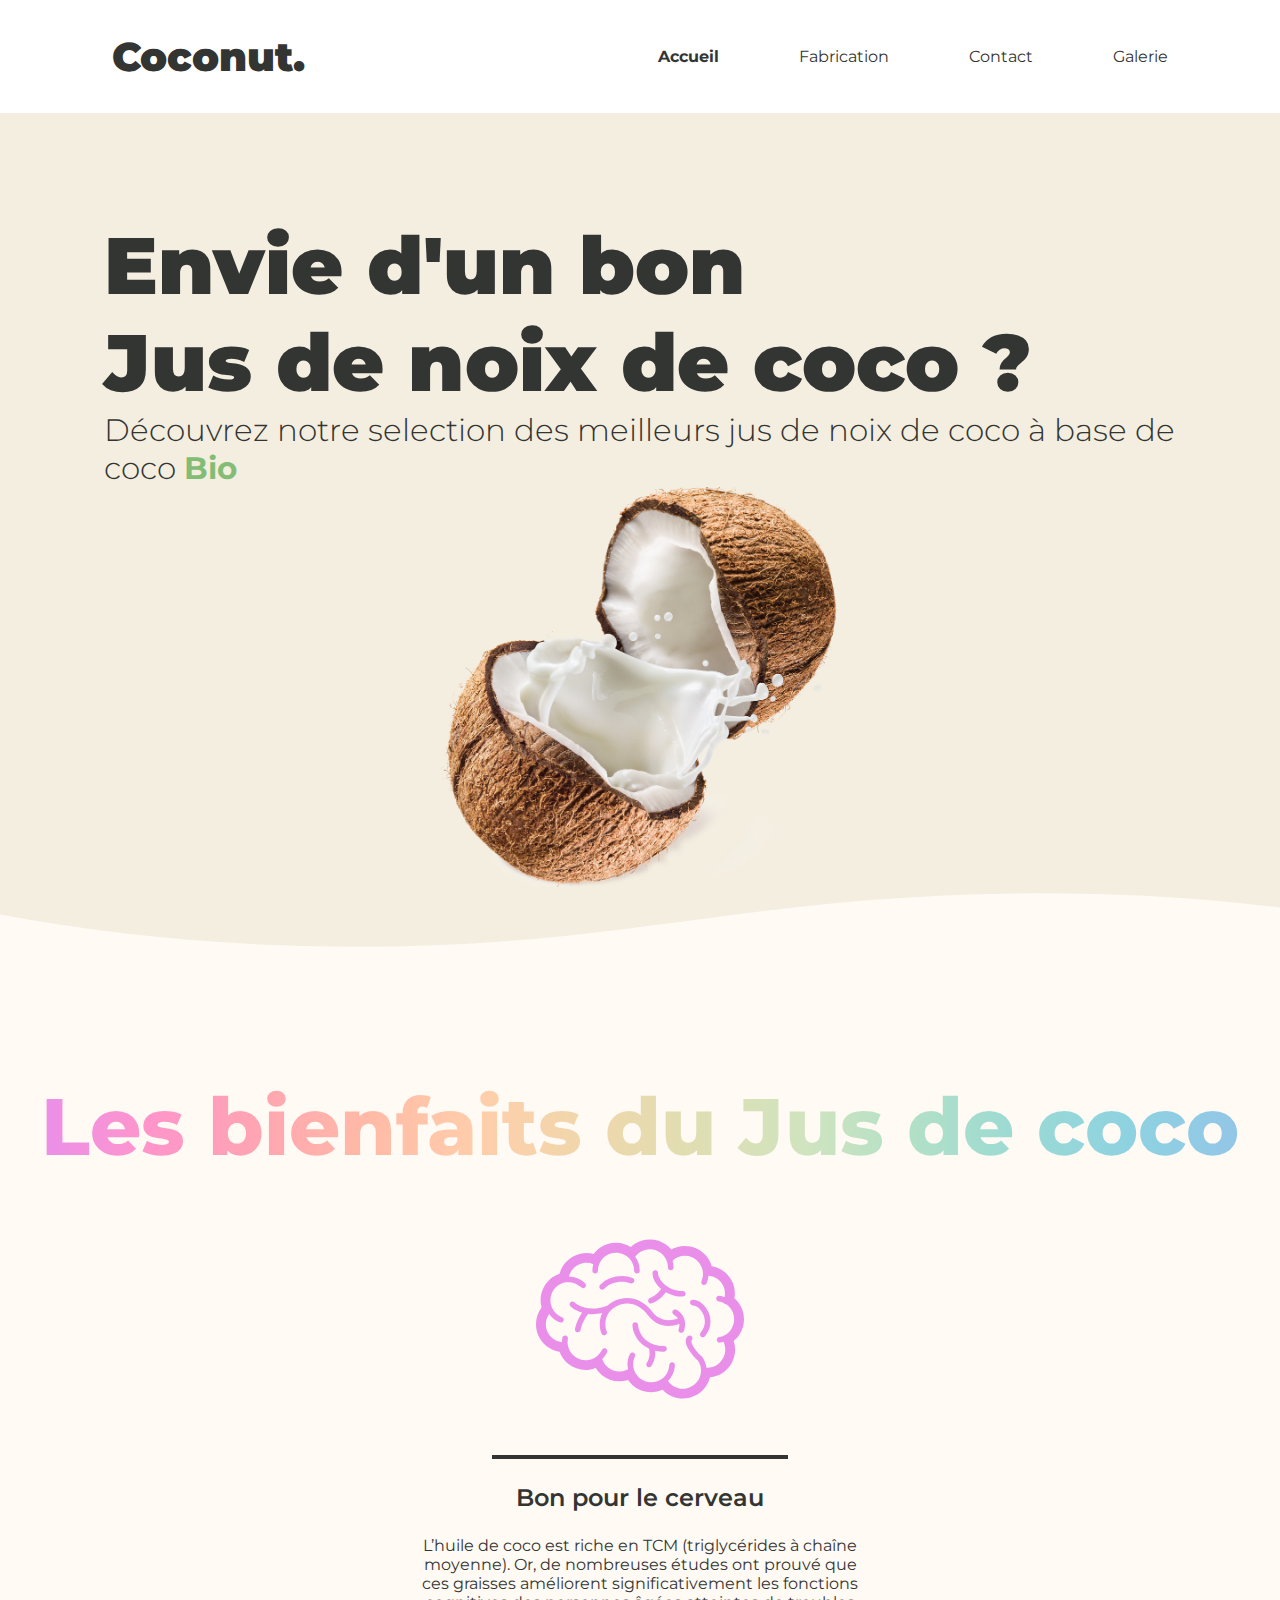
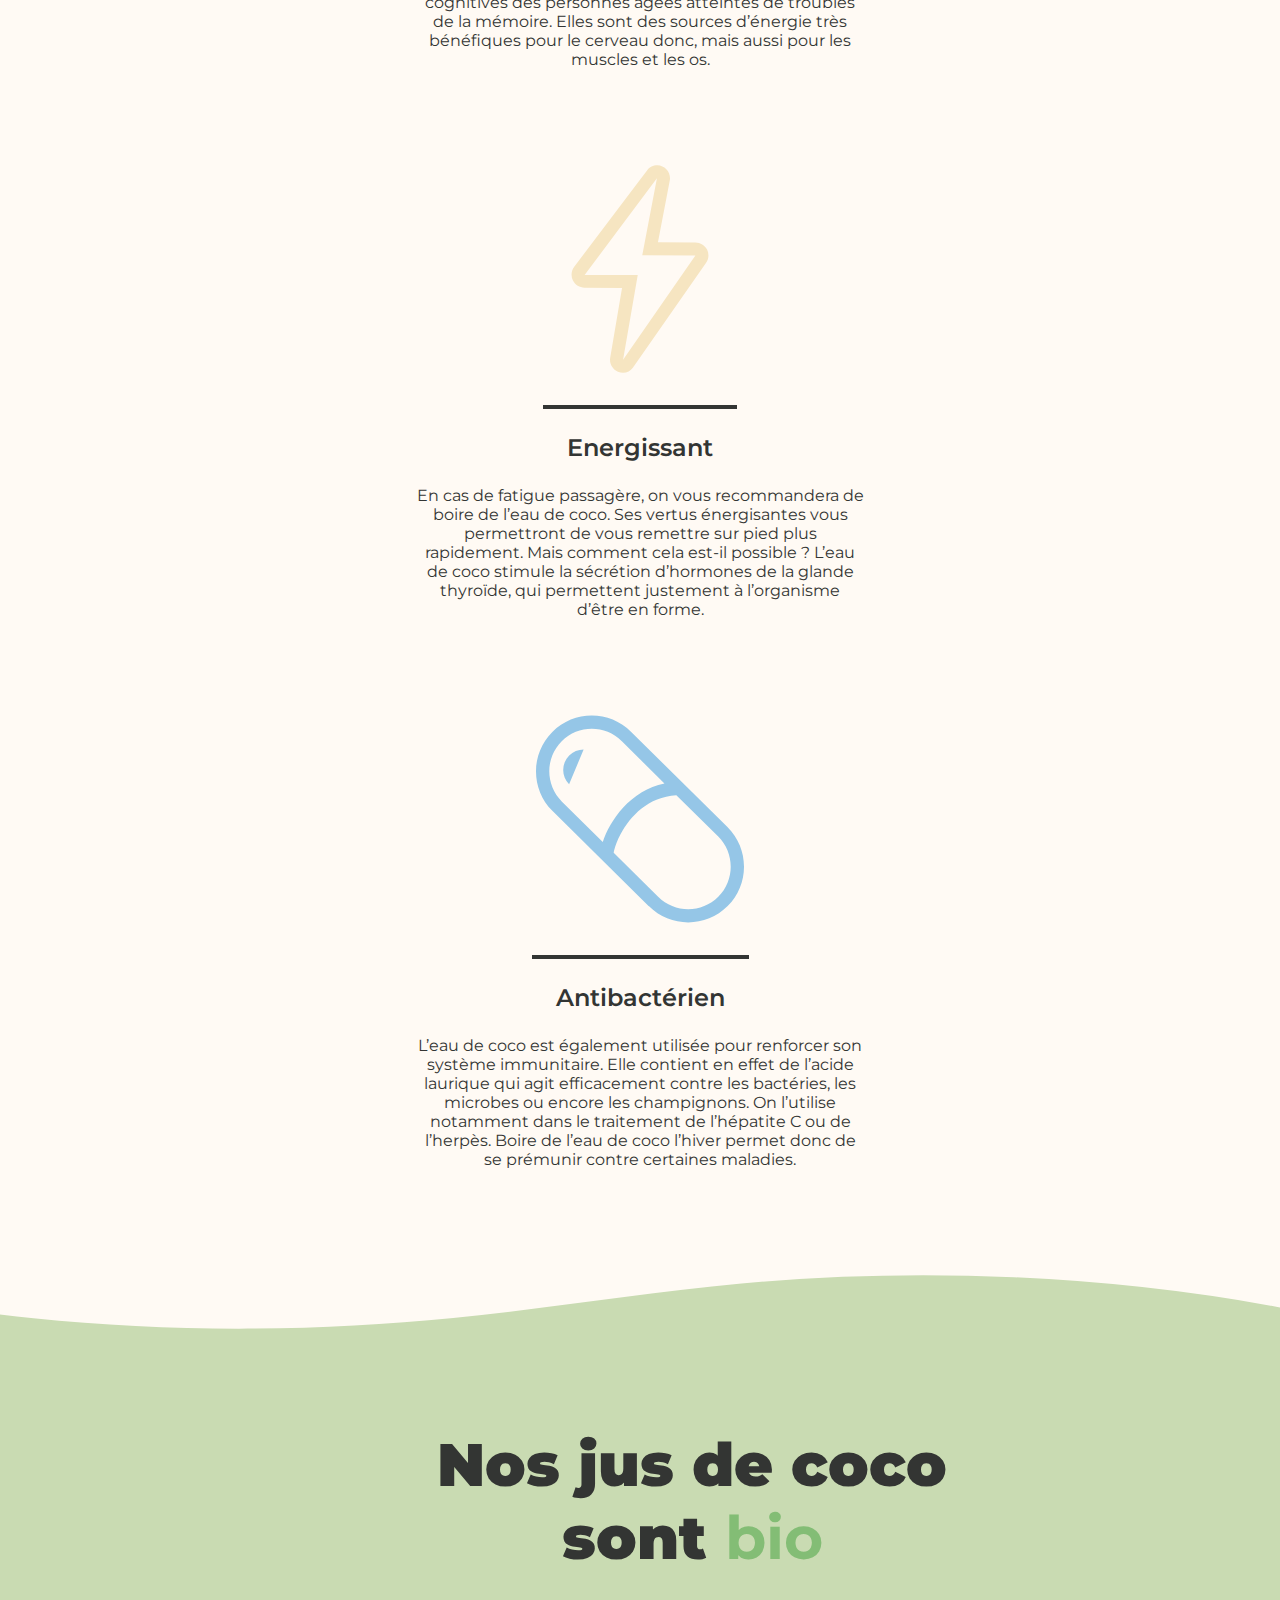
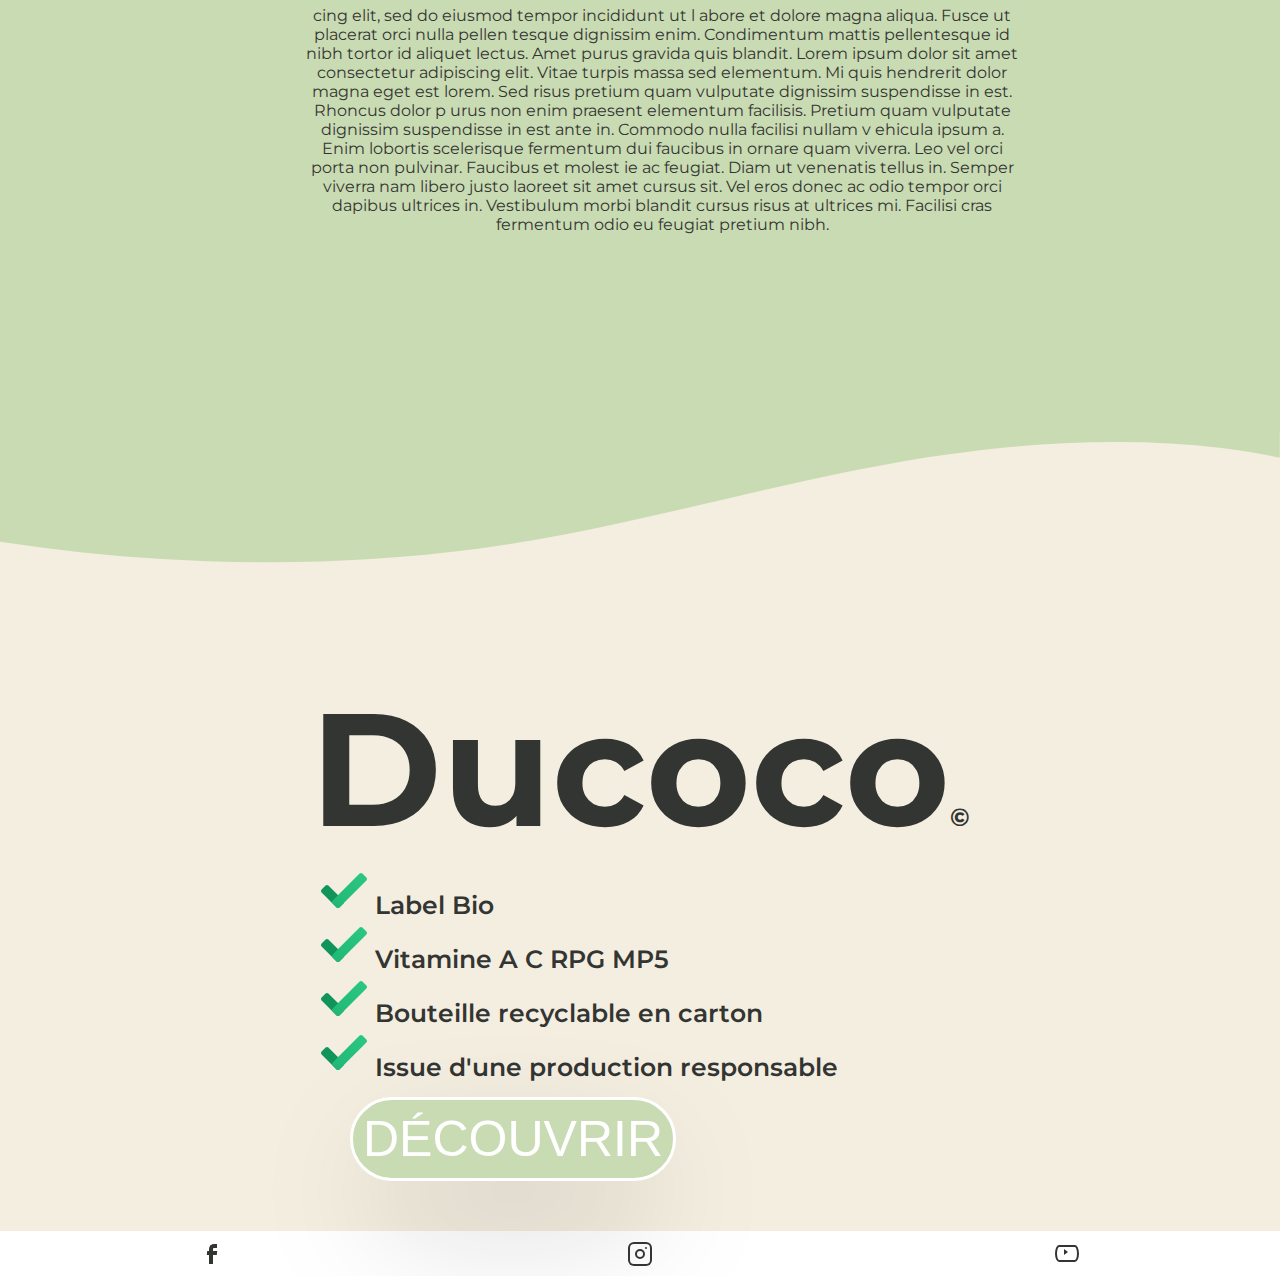
<file: index.html>
<!DOCTYPE html>
<html>
    <head>
        <title>Coconut - Accueil</title>

        <link rel="stylesheet" href="style.css">
        <link rel="preconnect" href="https://fonts.googleapis.com">
        <link rel="preconnect" href="https://fonts.gstatic.com" crossorigin>
        <link href="https://fonts.googleapis.com/css2?family=Montserrat:wght@400;500;600;700;800;900&display=swap" rel="stylesheet">
    </head>

    <body>
        <!-- Barre de navigation -->
        <header>
            <nav class="flex-nav">
                <strong class="logo-coconut">Coconut.</strong>
                <ul class="flex-ul">
                    <li><a href="#" class="ici">Accueil</a></li>
                    <li><a href="jour-nuit.html">Fabrication</a></li>
                    <li><a href="contact.html">Contact</a></li>
                    <li><a href="galerie.html">Galerie</a></li>
                </ul>
            </nav>
        </header>

        <main>

            <!-- SECTION 1-->
            <section class="noix-de-coco" id="section-1">
                <div>
                    <h1 class="h1-coco">Envie d'un bon <br>Jus de noix de coco ?</h1>
                    <p class="p-coco">Découvrez notre selection des meilleurs jus de noix de coco à base de coco <span class="bio-span25">Bio</span></p>
                </div>
                <img src="images/coconut.png" alt="Image d'un noix de coco ouvert" class="image-coco">
                <a id="scroll-btn" href="#section-2"></a>
                <div class="custom-shape-divider-bottom-1684501221">
                    <svg data-name="Layer 1" xmlns="http://www.w3.org/2000/svg" viewBox="0 0 1200 120" preserveAspectRatio="none">
                        <path d="M985.66,92.83C906.67,72,823.78,31,743.84,14.19c-82.26-17.34-168.06-16.33-250.45.39-57.84,11.73-114,31.07-172,41.86A600.21,600.21,0,0,1,0,27.35V120H1200V95.8C1132.19,118.92,1055.71,111.31,985.66,92.83Z" class="shape-fill"></path>
                    </svg>
                </div>
            </section>
            <!-- SECTION 1-->

            <!-- SECTION 2-->
            <section class="bienfaits" id="section-2">
                <h1 class="h1-bienfaits">Les bienfaits du Jus de coco</h1>
                <div class="div-bienfaits">
                    <img src="images/cerveau.svg" alt="Icone d'un cerveau" class="icone-bienfaits cerveau"/>
                    <h2>Bon pour le cerveau</h2>
                    <strong>
                        L’huile de coco est riche en TCM (triglycérides à chaîne moyenne). Or, 
                        de nombreuses études ont prouvé que ces graisses améliorent significativement les fonctions cognitives des personnes 
                        âgées atteintes de troubles de la mémoire. Elles sont des sources d’énergie très bénéfiques pour le cerveau donc, 
                        mais aussi pour les muscles et les os.
                    </strong>
                </div>

                <div class="div-bienfaits">
                    <img src="images/energie.svg" alt="Icone d'une barre d'énergie" class="icone-bienfaits energie" />
                    <h2>Energissant</h2>
                    <strong>
                        En cas de fatigue passagère, on vous recommandera de boire de l’eau de coco. 
                        Ses vertus énergisantes vous permettront de vous remettre sur pied plus rapidement. Mais comment cela est-il possible ? 
                        L’eau de coco stimule la sécrétion d’hormones de la glande thyroïde, qui permettent justement à l’organisme d’être en forme.
                    </strong>
                </div>

                <div class="div-bienfaits">
                    <img src="images/medoc.svg" alt="Icone d'un médicamment"class="icone-bienfaits medoc"/>
                    <h2>Antibactérien</h2>
                    <strong>
                        L’eau de coco est également utilisée pour renforcer son système immunitaire. 
                        Elle contient en effet de l’acide laurique qui agit efficacement contre les bactéries, les microbes ou encore les champignons. 
                        On l’utilise notamment dans le traitement de l’hépatite C ou de l’herpès. 
                        Boire de l’eau de coco l’hiver permet donc de se prémunir contre certaines maladies.
                    </strong>
                    <a id="scroll-btn-2" href="#section-3"></a>
                </div>
            </section>
            <!-- SECTION 2-->

            <!-- SECTION 3-->
            <section class="bio" id="section-3">
                <div class="custom-shape-divider-top-1684505022">
                    <svg data-name="Layer 1" xmlns="http://www.w3.org/2000/svg" viewBox="0 0 1200 120" preserveAspectRatio="none">
                        <path d="M985.66,92.83C906.67,72,823.78,31,743.84,14.19c-82.26-17.34-168.06-16.33-250.45.39-57.84,11.73-114,31.07-172,41.86A600.21,600.21,0,0,1,0,27.35V120H1200V95.8C1132.19,118.92,1055.71,111.31,985.66,92.83Z" class="shape-fill"></path>
                    </svg>
                </div>
                <div class="bordure-bio">
                    <div>
                        <h1>Nos jus de coco <br>sont <span class="bio-span25">bio</span></h1>
                        <p>
                        cing elit, sed do eiusmod tempor incididunt ut l
                        abore et dolore magna aliqua. Fusce ut placerat orci nulla pellen
                        tesque dignissim enim. Condimentum mattis pellentesque id nibh tortor id aliquet lectus. Amet purus 
                        gravida quis blandit. Lorem ipsum dolor sit amet consectetur adipiscing elit. Vitae turpis massa sed elementum. 
                        Mi quis hendrerit dolor magna eget est lorem. Sed risus pretium quam vulputate dignissim suspendisse in est. Rhoncus dolor p
                        urus non enim praesent elementum facilisis. Pretium quam vulputate dignissim suspendisse in est ante in. Commodo nulla facilisi nullam v
                        ehicula ipsum a. Enim lobortis scelerisque fermentum dui faucibus in ornare quam viverra. Leo vel orci porta non pulvinar. Faucibus et molest
                        ie ac feugiat. Diam ut venenatis tellus in. Semper viverra nam libero justo laoreet sit amet cursus sit. Vel eros donec ac 
                        odio tempor orci dapibus ultrices in. Vestibulum morbi blandit cursus risus at ultrices mi. Facilisi cras fermentum odio eu feugiat pretium nibh.</p>
                    </div>
                    <img src="images/bio.png" alt="Label bio" class="label-bio"/>
                </div>
                <a id="scroll-btn-3" href="#section-4"></a>
            </section>
            <!-- SECTION 3-->

            <!-- SECTION 4-->
            <section class="produit" id="section-4">
                <div class="custom-shape-divider-top-1684507267">
                    <svg data-name="Layer 1" xmlns="http://www.w3.org/2000/svg" viewBox="0 0 1200 120" preserveAspectRatio="none">
                        <path d="M985.66,92.83C906.67,72,823.78,31,743.84,14.19c-82.26-17.34-168.06-16.33-250.45.39-57.84,11.73-114,31.07-172,41.86A600.21,600.21,0,0,1,0,27.35V120H1200V95.8C1132.19,118.92,1055.71,111.31,985.66,92.83Z" class="shape-fill"></path>
                    </svg>
                </div>
                <div class="produit-div">
                    <h1>Ducoco<span class="copyright">©</span></h1>
                    <ul>
                        <li>Label Bio</li>
                        <li>Vitamine A C RPG MP5</li>
                        <li>Bouteille recyclable en carton</li>
                        <li>Issue d'une production responsable</li>
                    </ul>
                    <button class="button-produit">Découvrir</button>
                </div>
                <img src="images/produit.png" alt="Image d'une brique de jus de coco" class="brique-coco"/>
            </section>
            <!-- SECTION 4-->
        </main>
        <footer>
            <section class="exception">
                <a href="https://www.facebook.com" target="_blank"><i class="gg-facebook"></i></a>
                <a href="https://www.Instagram.com" target="_blank"><i class="gg-instagram"></i></a>
                <a href="https://www.youtube.com" target="_blank"><i class="gg-youtube"></i></a>
            </section>
        </footer>   

    </body>
</html>
</file>
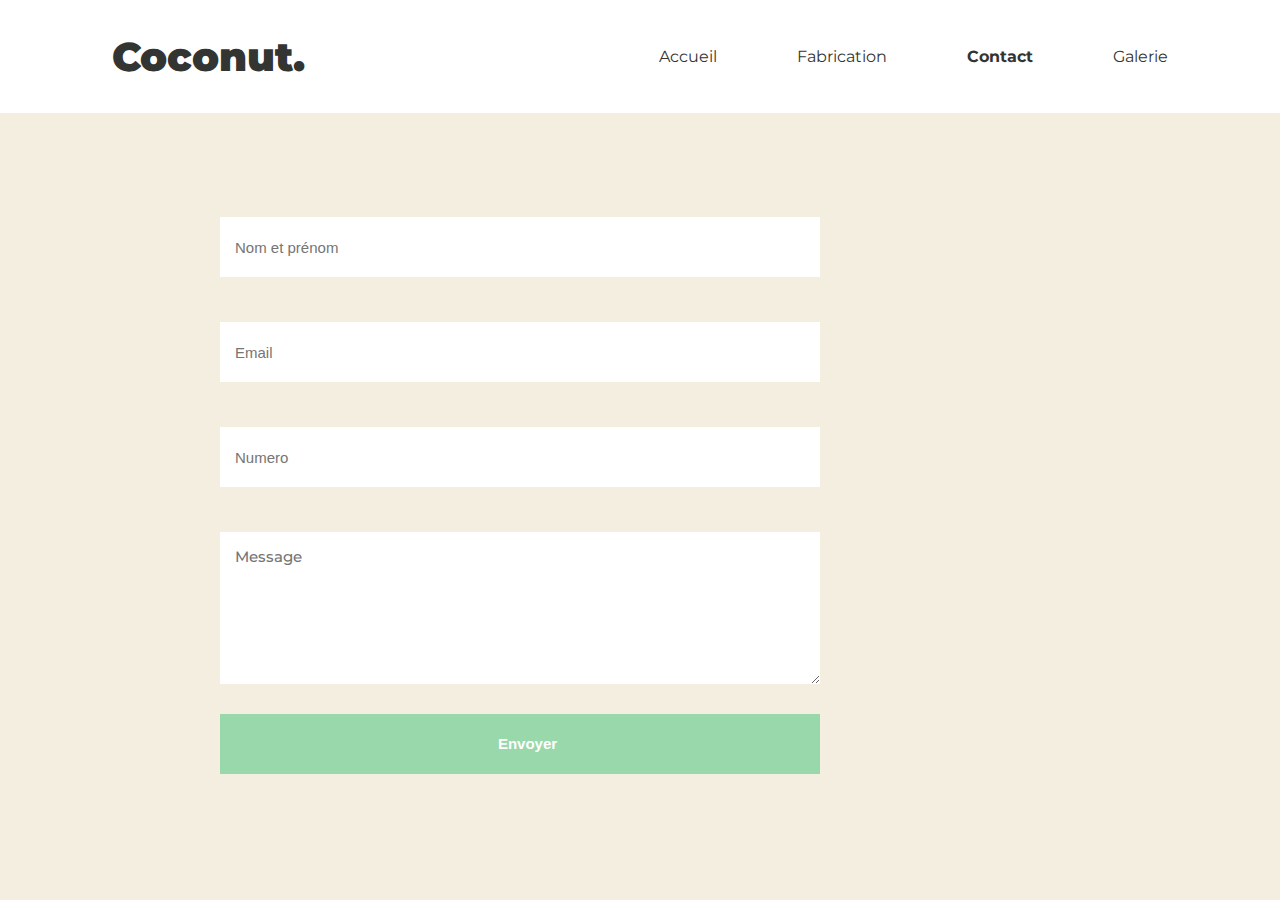
<file: contact.html>
<!DOCTYPE html>

<html>

<head>

    <meta charset="utf-8" />
    <title>Coconut - Contact</title>
    <link rel="stylesheet" href="contact.css"/>
    <link rel="preconnect" href="https://fonts.googleapis.com">
    <link rel="preconnect" href="https://fonts.gstatic.com" crossorigin>
    <link href="https://fonts.googleapis.com/css2?family=Montserrat:wght@400;500;600;700;800;900&display=swap" rel="stylesheet">

</head>

<body>
    <header>
        <nav class="flex-nav">
            <strong class="logo-coconut">Coconut.</strong>
            <ul class="flex-ul">
                <li><a href="index.html">Accueil</a></li>
                <li><a href="jour-nuit.html">Fabrication</a></li>
                <li><a href="contact.html" class="ici">Contact</a></li>
                <li><a href="galerie.html">Galerie</a></li>
            </ul>
        </nav>
    </header>
    <main>
        <section>
            <div class="image-contact">
                <div>
                    <form action="" method="get">
                        <div class="position">
                            <fieldset>
                                <input type="text" name="nom"  class="taille" required placeholder="Nom et prénom">

                                <input type="email" name="email"  class="taille" required  placeholder="Email">

                                <input type="number" name="number"   class="taille" required  placeholder="Numero">

                                <textarea name="message" id="message" required class="taille2" placeholder="Message"></textarea>
                            </fieldset>
                            <input type="submit" value="Envoyer" class="taille button" >
                        </div>
                    </form>
                </div>
                <div class="imaget"></div>
            </div>
        </section>


    </main>




</body>

</html>
</file>
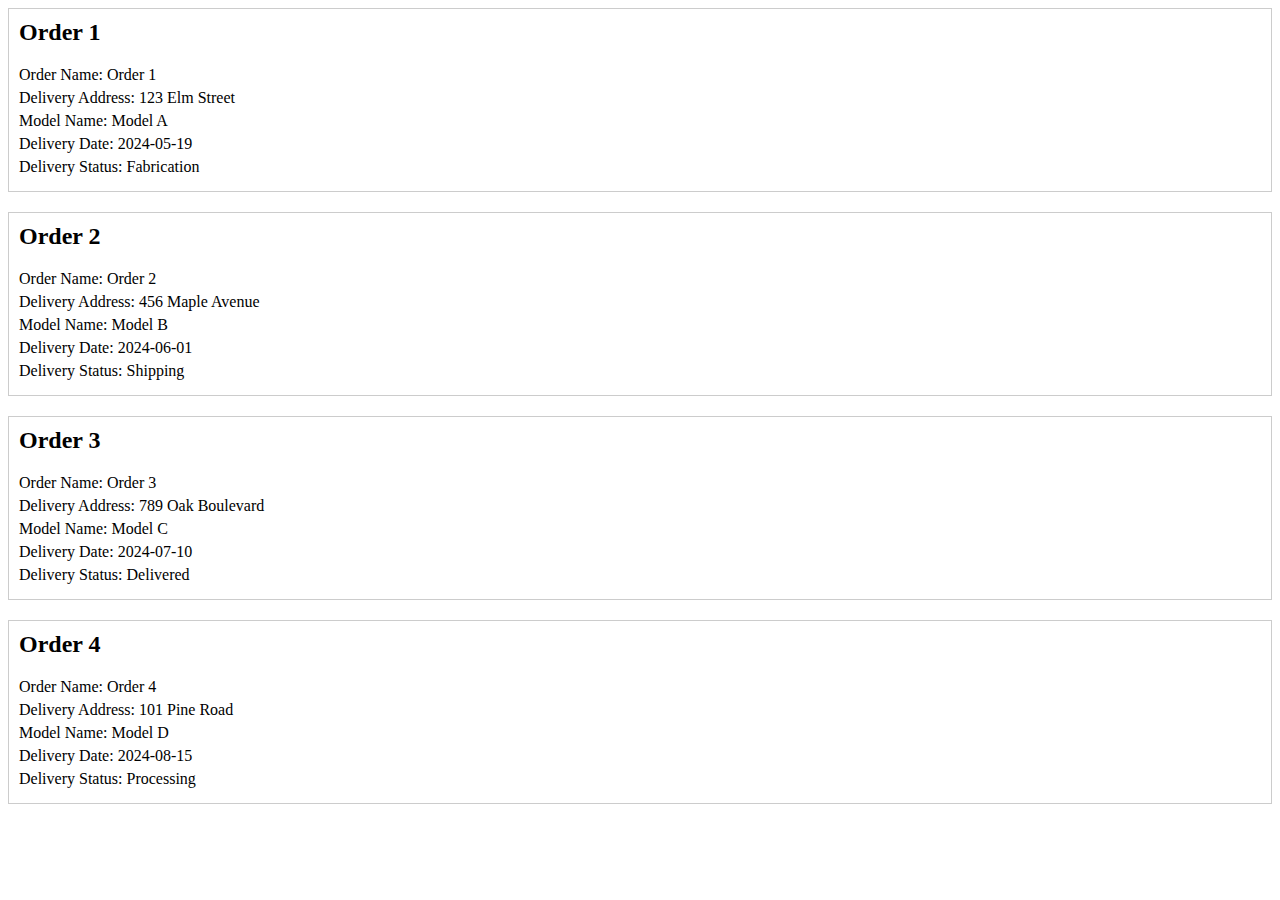
<file: data.html>
<!DOCTYPE html>
<html lang="en">
<head>
    <meta charset="UTF-8">
    <meta name="viewport" content="width=device-width, initial-scale=1.0">
    <title>Orders</title>
    <style>
        .order {
            border: 1px solid #ccc;
            padding: 10px;
            margin-bottom: 20px;
        }
        .order h2 {
            margin-top: 0;
        }
        .order p {
            margin: 5px 0;
        }
    </style>
</head>
<body>

<div class="order">
    <h2>Order 1</h2>
    <p class="order-name">Order Name: Order 1</p>
    <p class="delivery-address">Delivery Address: 123 Elm Street</p>
    <p class="model-name">Model Name: Model A</p>
    <p class="delivery-date">Delivery Date: 2024-05-19</p>
    <p class="delivery-status">Delivery Status: Fabrication</p>
</div>

<div class="order">
    <h2>Order 2</h2>
    <p class="order-name">Order Name: Order 2</p>
    <p class="delivery-address">Delivery Address: 456 Maple Avenue</p>
    <p class="model-name">Model Name: Model B</p>
    <p class="delivery-date">Delivery Date: 2024-06-01</p>
    <p class="delivery-status">Delivery Status: Shipping</p>
</div>

<div class="order">
    <h2>Order 3</h2>
    <p class="order-name">Order Name: Order 3</p>
    <p class="delivery-address">Delivery Address: 789 Oak Boulevard</p>
    <p class="model-name">Model Name: Model C</p>
    <p class="delivery-date">Delivery Date: 2024-07-10</p>
    <p class="delivery-status">Delivery Status: Delivered</p>
</div>

<div class="order">
    <h2>Order 4</h2>
    <p class="order-name">Order Name: Order 4</p>
    <p class="delivery-address">Delivery Address: 101 Pine Road</p>
    <p class="model-name">Model Name: Model D</p>
    <p class="delivery-date">Delivery Date: 2024-08-15</p>
    <p class="delivery-status">Delivery Status: Processing</p>
</div>

</body>
</html>
</file>
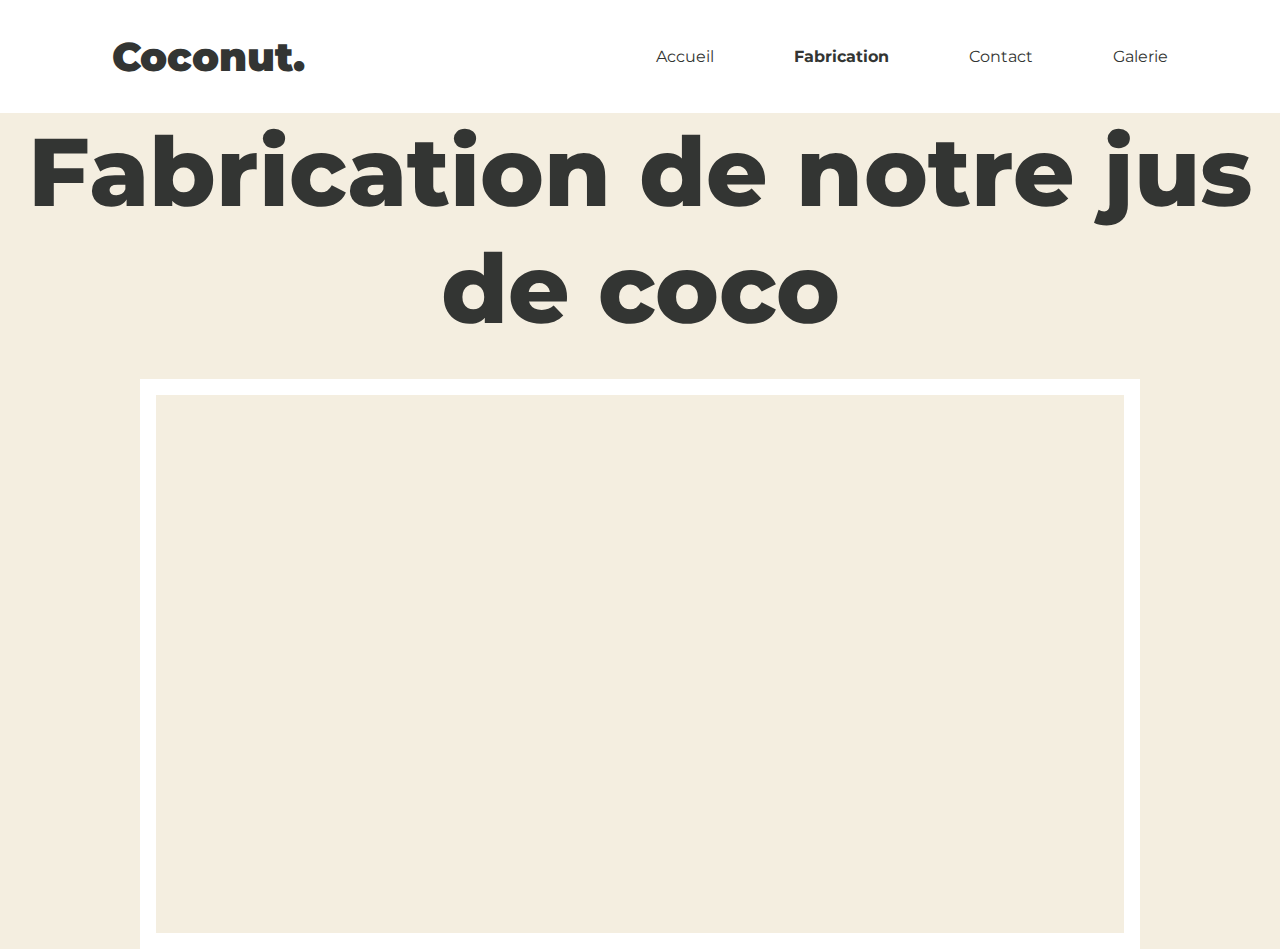
<file: jour-nuit.html>
<!DOCTYPE html>

<html>

<head>

    <meta charset="utf-8" />
    <title>Coconut - Fabrication</title>
    <link rel="stylesheet" href="jour-nuit.css"/>
    <link rel="preconnect" href="https://fonts.googleapis.com">
    <link rel="preconnect" href="https://fonts.gstatic.com" crossorigin>
    <link href="https://fonts.googleapis.com/css2?family=Montserrat:wght@400;500;600;700;800;900&display=swap" rel="stylesheet">

</head>

<body>
    <header>
        <nav class="flex-nav">
            <strong class="logo-coconut">Coconut.</strong>
            <ul class="flex-ul">
                <li><a href="index.html">Accueil</a></li>
                <li><a href="jour-nuit.html" class="ici">Fabrication</a></li>
                <li><a href="contact.html">Contact</a></li>
                <li><a href="galerie.html">Galerie</a></li>
            </ul>
        </nav>
    </header>

    <main>
        <section>
            <h1> Fabrication de notre jus de coco</h1>
            <iframe width="1000" height="570" src="https://www.youtube.com/embed/ydSaXzJQVvw" title="How Coconut Is Processed | Coconut Water, Oil, Cream Making Process In Factory" frameborder="0" allow="accelerometer; autoplay; clipboard-write; encrypted-media; gyroscope; picture-in-picture; web-share" allowfullscreen></iframe>
        </section>
    </main>
</body>

</html>
</file>
<file: style.css>
*
{
  margin: 0;
  padding: 0;
  text-decoration: none;
  list-style: none;
  box-sizing: border-box;
}

html
{
  scroll-behavior: smooth;
}

body
{
  font-family: Montserrat;
}

section
{
  height: 100vh;
  position: relative;
}

/*BARRE DE NAVIGATION*/
/*BARRE DE NAVIGATION*/
/*BARRE DE NAVIGATION*/
.flex-nav
{
  display: flex;
  flex-direction: row;
  justify-content: space-between;
  align-items: center;
  background-color: white;
  padding: 2em;
  padding-right: 7em;
  padding-left: 7em;
  
}

.flex-ul
{
  display: flex;
  flex-direction: row;
  gap: 5em;
}

.flex-nav a
{
  color: #333533;
}

.logo-coconut
{
  font-weight: 900;
  font-size: 2.5em;
  color: #333533;
}

.ici
{
  font-weight: 700;
}
/*BARRE DE NAVIGATION*/
/*BARRE DE NAVIGATION*/
/*BARRE DE NAVIGATION*/

/* SECTION 1 NOIX DE COCO*/
/* SECTION 1 NOIX DE COCO*/
/* SECTION 1 NOIX DE COCO*/





#section-1
{
  background-color: #F4EEE0;
}

.h1-coco
{
  font-size: 5em;
  font-weight: 900;
  color: #333533
}

.p-coco
{
  font-size: 1.92em;
  color: #333533;
  font-weight: 300;
}

.bio-span25
{
  color: #83BD75;
  font-weight: bold;
}

.noix-de-coco
{
  display: flex;
  flex-direction: row;
  justify-content: space-between;
  padding: 6.5em;
}

.image-coco
{
  width: 45em;
  height: 45em;
}


/* SCROLL BUTON*/
a#scroll-btn 
{
  position: absolute;
  height: 10em;
  width: 6.25em;
  border: 0.5em solid #333533;
  margin: auto;
  left: 0;
  right: 0;
  bottom: 15em;
  border-radius: 3em;
}

a#scroll-btn:before
{
  position: absolute;
  content: "";
  margin: auto;
  left: 0;
  right: 0;
  top: 1.2em;
  height: 1.2em;
  width: 1.2em;
  background-color: #333533;
  border-radius: 50%;
  animation: move-down 2s infinite;
}
@keyframes move-down
{
  80% {
    opacity: 0.5;
  }
  100% {
    transform: translateY(5.3em);
    opacity: 0;
  }
}
a#scroll-btn:after
{
  position: absolute;
  content: "CLIQUE ICI";
  width: 12em;
  display: block;
  width: 12em;
  text-align: center;
  left: -4.2em;
  bottom: -2.5em;
  font-size: 1.6em;
  color: #333533;
  letter-spacing: 3px;
  font-weight: 600;
}

@media screen and (max-width: 1871px)
{
  a#scroll-btn, a#scroll-btn-2, a#scroll-btn-3
  {
    display: none;
  }
}
  









/* SCROLL BUTON*/

/* DIVIDER*/
.custom-shape-divider-bottom-1684501221 {
  position: absolute;
  bottom: 0;
  left: 0;
  width: 100%;
  overflow: hidden;
  line-height: 0;
}

.custom-shape-divider-bottom-1684501221 svg {
  position: relative;
  display: block;
  width: calc(157% + 1.3px);
  height: 99px;
}

.custom-shape-divider-bottom-1684501221 .shape-fill {
  fill: #FFFAF4;
}
/* DIVIDER*/

/* SECTION 1 NOIX DE COCO*/
/* SECTION 1 NOIX DE COCO*/
/* SECTION 1 NOIX DE COCO*/

/* SECTION 2 BIENFAIT */
/* SECTION 2 BIENFAIT */
/* SECTION 2 BIENFAIT */

.bienfaits
{
  display: flex;
  flex-direction: row;
  justify-content: space-around;
  align-items: center;
  background-color: #FFFAF4;
  
}

.h1-bienfaits
{
  position: absolute;
  top: 0.5em;
  text-align: center;
  font-size: 5em;
  font-weight: 800;
  background-image: linear-gradient(to right, #ea8fea, #ff95ca, #ffa5b2, #ffbaa6, #ffceab, #f0d7ab, #dfdeb2, #d0e4bf, #b2e0c7, #9adad4, #8ed2e1, #93c6e7);
  -webkit-background-clip: text;
  -webkit-text-fill-color: transparent;
}

.div-bienfaits
{
  display: flex;
  flex-direction: column;
  align-items: center;
  gap: 2em;
  margin-top: 0em;
}

.div-bienfaits strong
{
 color: #333533;
 padding: 1em;
 text-align: center;
 width: 30em;
 font-weight: 400;
}

.bienfaits h2
{
 color: #333533;
 border-top: 0.2em solid #333533;
 padding: 1em;
 text-align: center;
 margin-bottom: -2em;
 font-weight: 600;
}



.icone-bienfaits
{
  width: 13em;
  filter: invert(16%) sepia(9%) saturate(214%) hue-rotate(71deg) brightness(97%) contrast(87%);
}

.icone-bienfaits.cerveau
{
  filter: invert(78%) sepia(62%) saturate(1211%) hue-rotate(230deg) brightness(97%) contrast(88%);
}

.icone-bienfaits.energie
{
  filter: invert(84%) sepia(49%) saturate(145%) hue-rotate(356deg) brightness(101%) contrast(93%);
}

.icone-bienfaits.medoc
{
  filter: invert(79%) sepia(16%) saturate(841%) hue-rotate(169deg) brightness(96%) contrast(88%);
}
/* SCROLL BUTON*/
a#scroll-btn-2
{
  position: absolute;
  height: 10em;
  width: 6.25em;
  border: 0.5em solid #333533;
  margin: auto;
  left: 0;
  right: 0;
  bottom: 3.9em;
  border-radius: 3em;
}

a#scroll-btn-2:before
{
  position: absolute;
  content: "";
  margin: auto;
  left: 0;
  right: 0;
  top: 1.2em;
  height: 1.2em;
  width: 1.2em;
  background-color: #333533;
  border-radius: 50%;
  animation: move-down 2s infinite;
}
@keyframes move-down
{
  80% {
    opacity: 0.5;
  }
  100% {
    transform: translateY(5.3em);
    opacity: 0;
  }
}
a#scroll-btn-2:after
{
  position: absolute;
  content: "CLIQUE ICI";
  width: 12em;
  display: block;
  width: 12em;
  text-align: center;
  left: -4.2em;
  bottom: -2.5em;
  font-size: 1.6em;
  color: #333533;
  letter-spacing: 3px;
  font-weight: 600;
}
/* SCROLL BUTON*/

/* SECTION 2 BIENFAIT */
/* SECTION 2 BIENFAIT */
/* SECTION 2 BIENFAIT */

/* SECTION 3 BIO */
/* SECTION 3 BIO */
/* SECTION 3 BIO */

/* DIVIDER*/
.custom-shape-divider-top-1684505022 {
  position: absolute;
  top: 0;
  left: 0;
  width: 100%;
  overflow: hidden;
  line-height: 0;
  transform: rotate(180deg);
}

.custom-shape-divider-top-1684505022 svg {
  position: relative;
  display: block;
  width: calc(157% + 1.3px);
  height: 99px;
}

.custom-shape-divider-top-1684505022 .shape-fill {
  fill: #FFFAF4;
}
/* DIVIDER*/

.bio
{
  display: flex;
  flex-direction: row;
  justify-content: center;
  align-items: center;
  background-color: #C9DBB2;
}
.bordure-bio
{
  display: flex;
  flex-direction: row;
  padding: 5em;
  padding-left: 19em;
  justify-content: space-between;
}

.bordure-bio p 
{

  width: 50%;
  color: #333533;
  margin-top: 2em;
}

.bordure-bio h1
{
  font-size: 80px;
  font-weight: 900;
  color: #333533;

}

.label-bio
{
  width: 29em;
  height: 29em;
  position: absolute;
  right: 15em;
  top: 15em;
  filter: invert(68%) sepia(26%) saturate(561%) hue-rotate(63deg) brightness(95%) contrast(91%);
  
  
}

/*SCROLL BUTON*/
a#scroll-btn-3
{
  position: absolute;
  height: 10em;
  width: 6.25em;
  border: 0.5em solid #333533;
  margin: auto;
  left: 0;
  right: 0;
  bottom: 3.9em;
  border-radius: 3em;
}

a#scroll-btn-3:before
{
  position: absolute;
  content: "";
  margin: auto;
  left: 0;
  right: 0;
  top: 1.2em;
  height: 1.2em;
  width: 1.2em;
  background-color: #333533;
  border-radius: 50%;
  animation: move-down 2s infinite;
}
@keyframes move-down
{
  80% {
    opacity: 0.5;
  }
  100% {
    transform: translateY(5.3em);
    opacity: 0;
  }
}
a#scroll-btn-3:after
{
  position: absolute;
  content: "CLIQUE ICI";
  width: 12em;
  display: block;
  width: 12em;
  text-align: center;
  left: -4.2em;
  bottom: -2.5em;
  font-size: 1.6em;
  color: #333533;
  letter-spacing: 3px;
  font-weight: 600;
}
/*SCROLL BUTON*/

/* SECTION 3 BIO */
/* SECTION 3 BIO */
/* SECTION 3 BIO */

/* SECTION 4 PRODUITS*/
/* SECTION 4 PRODUITS*/
/* SECTION 4 PRODUITS*/

.custom-shape-divider-top-1684507267 {
  position: absolute;
  top: 0;
  left: 0;
  width: 100%;
  overflow: hidden;
  line-height: 0;
  transform: rotate(180deg);
}

.custom-shape-divider-top-1684507267 svg {
  position: relative;
  display: block;
  width: calc(164% + 1.3px);
  height: 133px;
  transform: rotateY(180deg);
}

.custom-shape-divider-top-1684507267 .shape-fill {
  fill: #C9DBB2;
}

.produit
{
  background-color: #F4EEE0;
  display: flex;
  flex-direction: row;
  align-items: center;
  justify-content: flex-start;
  padding: 15em;
  padding-bottom: 35em;
}


.produit li
{
  list-style: inside url(images/done.svg);
  font-size: 25px;
  font-weight: 600;
  color: #333533;
  margin-left: 10px;
}

.produit h1
{
  font-size: 10em;
  text-align: left;
  color: #333533;
}

.copyright
{
  font-size: 25px;
}

.brique-coco
{
  width: 23em;
  position: absolute;
  left: 85em;
  top: 6em;
}

.button-produit
{
  position: absolute;
  left: 7em;
  bottom: 6em;
  text-transform: uppercase;
  border: 3px solid;
  cursor: pointer;
  background: #C9DBB2;
  border-radius: 5em;
  color: white;
  font-size: 50px;
  padding: 10px;
  box-shadow:
  0px 52px 126px -36px rgba(0, 0, 0, 0.93)
;
  
}
/* SECTION 4 PRODUITS*/
/* SECTION 4 PRODUITS*/
/* SECTION 4 PRODUITS*/

/* PIED DE PAGE */
/* PIED DE PAGE */
/* PIED DE PAGE */

.exception
{
  height: 5vh;
  display: flex;
  flex-direction: row;
  justify-content: space-around;
  align-items: center;
}



/* FACEBOOK ICON*/
.gg-facebook {
  box-sizing: border-box;
  position: relative;
  display: block;
  transform: scale(var(--ggs,1));
  width: 20px;
  height: 20px;
  color: #333533;
}
.gg-facebook::after,
.gg-facebook::before {
  content: "";
  display: block;
  position: absolute;
  box-sizing: border-box
}
.gg-facebook::before {
  width: 8px;
  height: 20px;
  border-left: 4px solid;
  border-top: 4px solid;
  border-top-left-radius: 5px;
  left: 6px
}
.gg-facebook::after {
  width: 10px;
  height: 4px;
  background: currentColor;
  top: 7px;
  left: 4px;
  transform: skew(-5deg)
}

/* INSTAGRAM ICON*/
.gg-instagram {
  box-sizing: border-box;
  position: relative;
  display: block;
  transform: scale(var(--ggs,1));
  border: 2px solid transparent;
  box-shadow: 0 0 0 2px;
  border-radius: 4px;
  width: 20px;
  height: 20px;
  color: #333533;
}
.gg-instagram::after,
.gg-instagram::before {
  content: "";
  display: block;
  box-sizing: border-box;
  position: absolute
}
.gg-instagram::after {
  border: 2px solid;
  left: 3px;
  width: 10px;
  height: 10px;
  border-radius: 100%;
  top: 3px
}
.gg-instagram::before {
  border-radius: 3px;
  width: 2px;
  height: 2px;
  background: currentColor;
  right: 1px;
  top: 1px
}

/* YOUTUBE ICON*/
.gg-youtube {
  box-sizing: border-box;
  position: relative;
  display: block;
  transform: scale(var(--ggs,1));
  width: 20px;
  height: 13px;
  box-shadow: 0 0 0 2px;
  border-radius:
      15px 15px 15px 15px /
      45px 45px 45px 45px;
      color: #333533;
}
.gg-youtube::before {
  content: "";
  display: block;
  box-sizing: border-box;
  position: absolute;
  left: 7px;
  top: 2px;
  border-left: 4px solid currentColor;
  border-top: 3px solid transparent;
  border-bottom: 3px solid transparent
}


/*RESPONSIVE*/
/*RESPONSIVE*/
/*RESPONSIVE*/


@media screen and (max-width: 1871px)
{
 

  .noix-de-coco
  {
    display: flex;
    flex-direction: column;
    justify-content: center;
    align-items: center;
    padding: 6.5em;
    height: 50%;
    position: relative;
  }

  .image-coco
  {
    width: 25em;
    height: 25em;
  } 

  .produit
{
  background-color: #F4EEE0;
  display: flex;
  flex-direction: column;
  align-items: center;
  justify-content: flex-start;
  padding: 15em;
  padding-bottom: 35em;
  height: 15em;
}


.produit li
{
  list-style: inside url(images/done.svg);
  font-size: 25px;
  font-weight: 600;
  color: #333533;
  margin-left: 10px;
}

.produit h1
{
  font-size: 10em;
  text-align: left;
  color: #333533;
}

.copyright
{
  font-size: 25px;
}

.brique-coco
{
  display: none;
}

.button-produit
{
  position: absolute;
  left: 7em;
  bottom: 1em;
  text-transform: uppercase;
  border: 3px solid;
  cursor: pointer;
  background: #C9DBB2;
  border-radius: 5em;
  color: white;
  font-size: 50px;
  padding: 10px;
  box-shadow:
  0px 52px 126px -36px rgba(0, 0, 0, 0.93)
;







}

@media screen and (max-width: 1151px)
{
  .h1-coco
  {
    font-size: 4em;
    font-weight: 900;
    color: #333533;
    text-align: center;
    margin-top: -1em;
  }

  .p-coco
  {
    font-size: 1.92em;
    color: #333533;
    font-weight: 300;
    text-align: center;
  }



}

@media screen and (max-width: 1430px)
{
  .bienfaits
  {
    display: flex;
    flex-direction: column;
    justify-content: center;
    align-items: center;
    background-color: #FFFAF4;
    height: 115em;
    gap: 5em;
  }

  .bienfaits h1
  {
    position: relative;
  }

}

@media screen and (max-width: 1677px)

{
  .bio
  {
    display: flex;
    flex-direction: row;
    justify-content: center;
    align-items: center;
    background-color: #C9DBB2;
    height:   50em;
  }
  .bordure-bio
  {
    display: flex;
    flex-direction: row;
    padding: 5em;
    padding-left: 19em;
    justify-content: space-between;
  }

  .bordure-bio p 
  {

    width: 80%;
    color: #333533;
    margin-top: 2em;
    height: 10%;
    text-align: center;
  }

  .bordure-bio h1
  {
    margin-right: 2em;
    font-size: 60px;
    font-weight: 900;
    color: #333533;
    text-align: center;

  }

  .label-bio
  {
    display: none;
    
    
  }


}
  





/*RESPONSIVE*/
/*RESPONSIVE*/
/*RESPONSIVE*/
</file>
<file: contact.css>
*
{
  margin: 0;
  padding: 0;
  text-decoration: none;
  list-style: none;
  box-sizing: border-box;
}

html
{
  scroll-behavior: smooth;
}

body
{
  font-family: Montserrat;
  background-color: #F4EEE0;
}



/*BARRE DE NAVIGATION*/
/*BARRE DE NAVIGATION*/
/*BARRE DE NAVIGATION*/

.flex-nav
{
  display: flex;
  flex-direction: row;
  justify-content: space-between;
  align-items: center;
  background-color: white;
  padding: 2em;
  padding-right: 7em;
  padding-left: 7em;
  
}

.flex-ul
{
  display: flex;
  flex-direction: row;
  gap: 5em;
}

.flex-nav a
{
  color: #333533;
}

.logo-coconut
{
  font-weight: 900;
  font-size: 2.5em;
  color: #333533;
}

.ici
{
  font-weight: 700;
}

/* SECTION*/


section
{
    display: flex;
    flex-direction: row;
    align-items: center;
    justify-content: center;
}

.formulaire
{
    position: absolute;
    top: 12em;
    width: 30em;
    height: 40em;
    background-color: red;
}

fieldset
{
  display: flex;
  flex-direction: column;
  align-items: center;
  border: transparent;
 

}

.position
{
  position: relative;
  top: 6.5em;

}

fieldset input, textarea
{
  background-color: white;
  border: transparent;
}




form
{
  display: flex;
  flex-direction: column;
}

.image-contact
{
  display: flex;
  flex-direction: row;
  gap: -2em;
  align-items: center;
  padding-right: 15em;
}

.imaget
{
  width: 29em;
  height: 35em;
  background-image: url(images/beach.png);
  order: -1;
  position: relative;
  top: 5em;
  right: 5em  ;
}

.taille
{
  width: 40em;
  height: 4em;
  margin-bottom: 3em;
  font-weight: 500;
  font-size: 15px;
  padding-left: 1em;
}

.taille2
{
  width: 40em;
  height: 10.1em;
  font-weight: 500;
  font-size: 15px;
  padding-left: 1em;
  padding-top: 1em;
  font-family: Montserrat;
  font-size: 15px;
}


.taille.button
{
  margin-top: 2em;
  border: none;
  background-color: #98D8AA;
  cursor:pointer;
  color: white;
  font-weight: 900;
}



@media screen and (max-width: 1463px) 
{

  .imaget
  {
    display: none;
  }
  
}
</file>
<file: jour-nuit.css>
*
{
  margin: 0;
  padding: 0;
  text-decoration: none;
  list-style: none;
  box-sizing: border-box;
}

html
{
  scroll-behavior: smooth;
}

body
{
  font-family: Montserrat;
  background-color: #F4EEE0;
}

/* NAVIGATION*/
.flex-nav
{
  display: flex;
  flex-direction: row;
  justify-content: space-between;
  align-items: center;
  background-color: white;
  padding: 2em;
  padding-right: 7em;
  padding-left: 7em;
  
}

.flex-ul
{
  display: flex;
  flex-direction: row;
  gap: 5em;
}

.flex-nav a
{
  color: #333533;
}

.logo-coconut
{
  font-weight: 900;
  font-size: 2.5em;
  color: #333533;
}

.ici
{
  font-weight: 700;
}

/* SECTION 1*/

section
{
  display: flex;
  flex-direction: column;
  justify-content: center;
  align-items: center;
  gap: 2em;
}


h1
{
  font-size: 600%;
  font-weight: 800;
  color: #333533;
  text-align: center;
}

iframe
{
  margin: auto;
  top: 0;
  left: 0;
  border: 1em solid white;
}
</file>
